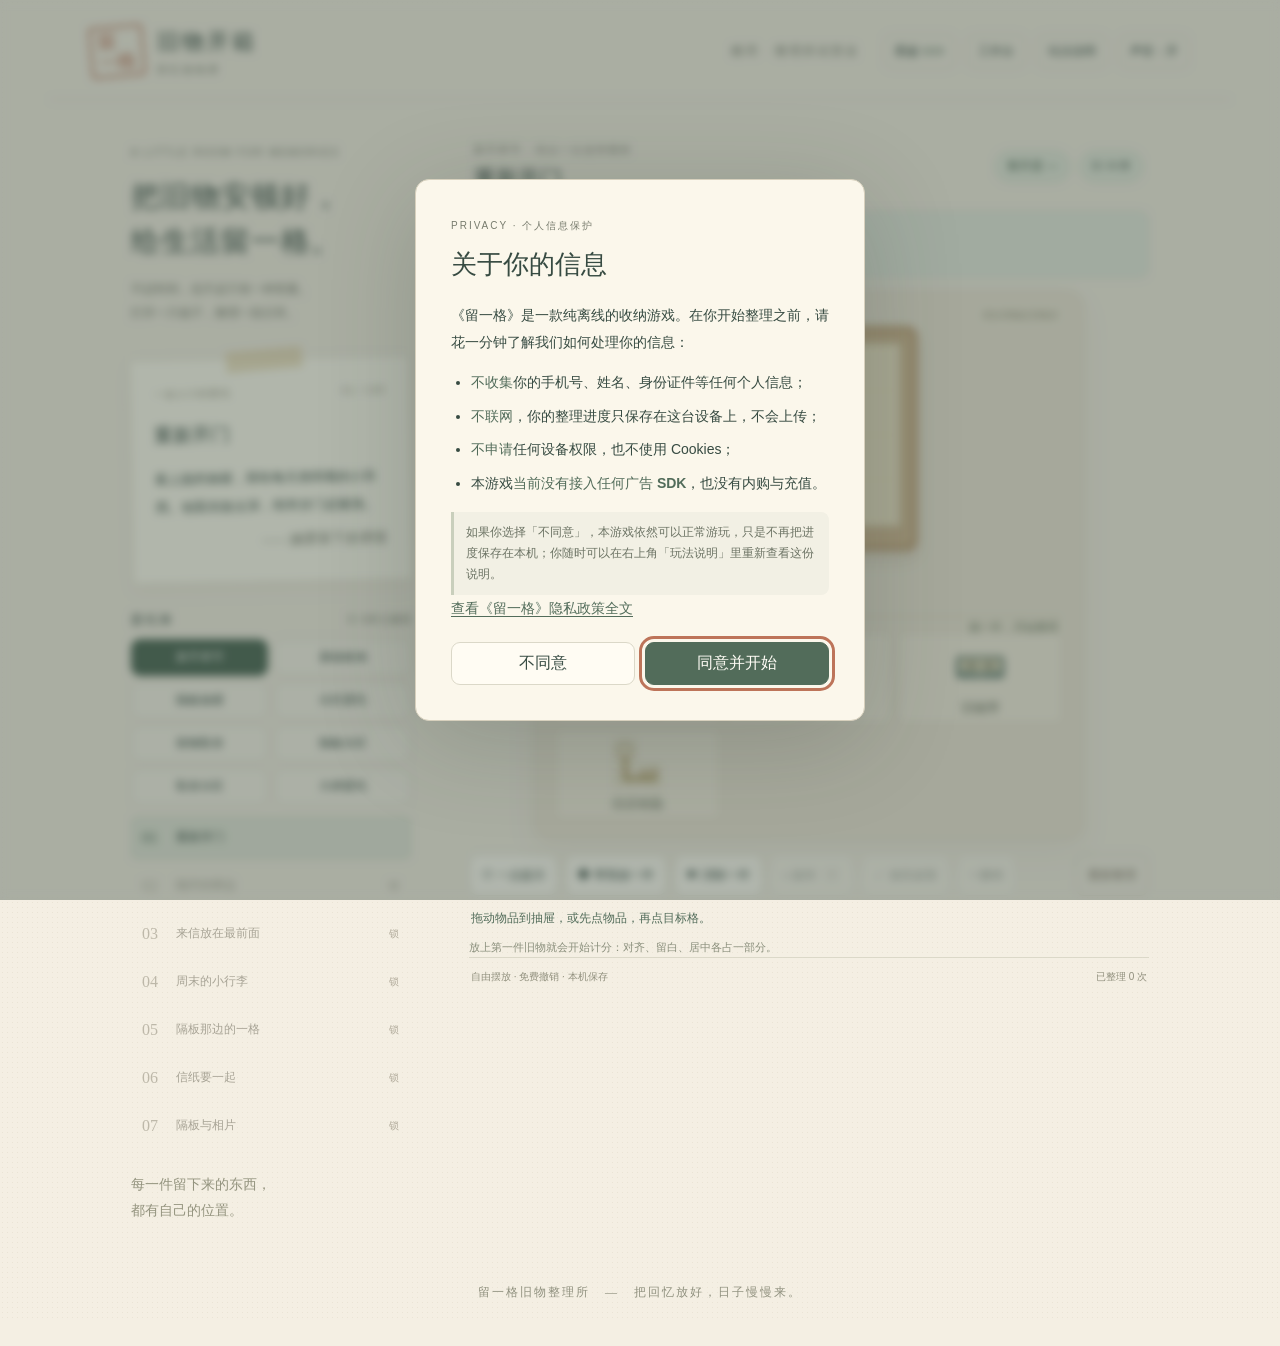
<file: index.html>
<!doctype html>
<html lang="zh-CN">
<head>
  <meta charset="utf-8">
  <meta name="viewport" content="width=device-width,initial-scale=1,viewport-fit=cover">
  <meta name="theme-color" content="#f3eddf">
  <meta name="description" content="留一格：回忆收纳师 · 旧物开箱。把旧物安顿好，给生活留一点位置。">
  <title>留一格：回忆收纳师</title>
  <link rel="stylesheet" href="style.css">
  <script defer src="core.js"></script>
  <script defer src="art.js"></script>
  <script defer src="music.js"></script>
  <script defer src="ads.js"></script>
  <script defer src="game.js"></script>
</head>
<body>
  <header class="masthead">
    <a class="brand" href="./index.html" aria-label="留一格首页"><span class="seal">留<br>一格</span><span><strong>旧物开箱</strong><small>回 忆 收 纳 师</small></span></a>
    <div class="header-right"><span class="edition">栖湾 · 整理所试营业</span><button id="codex" class="quiet">图鉴 <span id="codex-count">0/24</span></button><button id="skins" class="quiet">工作台</button><button id="help" class="quiet">玩法说明</button><button id="sound" class="quiet" aria-pressed="true">声音：开</button></div>
  </header>
  <main class="layout">
    <aside class="journal">
      <div class="eyebrow">A LITTLE ROOM FOR MEMORIES</div>
      <h1>把旧物安顿好，<br>给生活留一格。</h1>
      <p class="intro">不赶时间，也不必只有一种答案。<br>打开一只箱子，整理一段日常。</p>
      <section class="letter" aria-labelledby="letter-title">
        <span class="tape"></span><div class="letter-top"><span>一份小小的委托</span><span id="letter-no">01 / 100</span></div>
        <h2 id="letter-title"></h2><p id="letter-body"></p><p class="signature" id="letter-from"></p>
      </section>
      <section class="chapter"><div class="section-label"><h2>委托簿</h2><span id="completed-count">0 / 100 已整理</span></div><div id="mode-tabs" class="mode-tabs" aria-label="委托类型"></div><div id="levels" class="level-list"></div></section>
      <p class="journal-note">每一件留下来的东西，<br>都有自己的位置。</p>
    </aside>
    <section class="play-area" aria-label="收纳工作台">
      <div class="game-heading"><div><span class="eyebrow" id="chapter-name">新手章节 · 先认一认这些规矩</span><h2 id="game-title"></h2></div><span class="score-pill" id="score" aria-live="polite">整齐度 —</span><span class="progress-pill" id="progress" aria-live="polite">0 / 4 件</span></div>
      <div class="rule-card"><strong id="rule-title">基础收纳</strong><p id="rule-copy"></p><p id="zone-key"></p></div>
      <div class="canvas-wrap"><canvas id="game" width="640" height="640" tabindex="0" aria-label="收纳棋盘。点击或拖动物品；连着点两下已放好的旧物可以就地翻转。R旋转，方向键移动预览，Enter放下，Escape取消。也可使用下方按钮。">请使用支持 Canvas 的浏览器。</canvas></div>
      <p id="toast" class="toast" role="status" aria-live="polite" hidden></p>
      <div class="tools" aria-label="整理工具">
        <!-- 分两排：上面三个是看广告换来、每关有限额的「救援」，要点得准、看得清；
             下面四个是随时免费用到的基础操作。宽屏下两排会摊平成原来的单排。 -->
        <div class="tools-row tools-rescue" role="group" aria-label="需要看完广告的帮忙">
          <button id="hint">✧ <span>一点提示</span></button>
          <button id="auto">✚ <span>帮我放一件</span></button>
          <button id="clear">✂ <span>消除一件</span></button>
        </div>
        <div class="tools-row tools-basic" role="group" aria-label="基础整理操作">
          <button id="rotate">↻ <span>旋转</span><kbd>R</kbd></button>
          <button id="return">↙ <span>放回桌面</span></button>
          <button id="undo">↶ <span>撤销</span></button>
          <button id="reset" class="reset">重新整理</button>
        </div>
      </div>
      <!-- 手机上选中的旧物要能就地翻个方向：工具栏在画布下方、一屏之外，手指从棋盘挪过去
           再挪回来太折腾，所以在拇指区常驻一个翻转键。它和「旋转」按钮走同一个 rotate()。
           只在手机断点、且选中了可翻转的旧物时才出现（宽屏由 style.css 藏掉）。 -->
      <button id="rotate-fab" type="button" hidden aria-label="翻转选中的旧物" title="翻转选中的旧物">↻</button>
      <p id="status" class="status" role="status" aria-live="polite">从桌面挑一件旧物，放进抽屉吧。</p>
      <p id="score-line" class="score-line"></p>
      <div class="bottom-line"><span>自由摆放 · 免费撤销 · 本机保存</span><span id="move-count">已整理 0 次</span></div>
    </section>
  </main>
  <footer>留一格旧物整理所 <span>—</span> 把回忆放好，日子慢慢来。</footer>
  <dialog id="help-dialog"><button class="close" data-close="help-dialog" aria-label="关闭说明">×</button><span class="eyebrow">慢慢来，就放得下</span><h2>每份委托，都有一点不同</h2><ol><li>按住拖动，松手即放下；也可以先点物品，再点目标空格。R 或「旋转」转动90度。手机上连着点两下已放好的旧物，或按右下角的 ↻，它就就地转向；原地转不开时会自己挪到最近、最不挡路的位置，撤销随时能退回去。</li><li>绿色预览可以放下，红色表示违反本关规则。右键取回已放物品；手机用「放回桌面」，撤销可恢复。</li><li>基础收纳：全部放入即可，不必填满。这一章可以留空——越往后越紧，从「留物取舍」起，每份委托都要求把抽屉填到只剩一格以内。</li><li>隔板抽屉：木色斜纹格不能放物品。</li><li>分区委托：带①／②标记的物品，须完整放进同名区域；其他物品自由放。</li><li>留物取舍：只需放够指定件数，但标记「必留」的物品不能漏。其余旧物留在桌面，不会丢失。</li><li>隔板分区：既有固定隔板，也有指定区域，两样都要顾到。</li><li>取舍分区：先挑要留的物品，留下的还要各归各的标记区。</li><li>大师委托：隔板、区域、取舍同时出现，是本店最费心思的一类。</li><li>委托人事先放好的旧物，会带一圈虚线和一枚小图钉。它们不能移动、不能旋转、也收不回桌面，但算进本单的件数里。</li><li>写着「不能转着放」的旧物只有一个方向：转过来就塞不进去，长条和带脚的尤其如此。</li><li>写着「恰好放满」的委托，一格都不能空；写着「最多空一格」的，只允许剩下最后一格。越靠后的委托，箱子里翻出来的旧物越多，最多一份要安顿十八件。</li><li>最前面的七关是「新手章节」：七种规矩各留一关，先认全，再往正式委托走。</li><li>整齐度：每份委托都会给这次摆放打分——四边对不对齐、空位有没有连成块、有没有都挤在一侧。分数只作参考，不改判定；摆法不同分数就不同，可以反复摆。</li><li>回忆图鉴：有些旧物挨在一起会说话。把两件相关的旧物摆成相邻、并排、上下或各靠一边，就会各解锁一段，一共 24 段。右上角「图鉴」可随时查看。</li><li>「一点提示」每份委托自带一次，之后看一段激励视频再给；它会指出下一件该放哪里、什么方向；如果眼下这一步是你摆错了，它会直接点名是哪一件挡了路。「消除一件」可以把一件不必须、也没被委托人固定的旧物从这份委托里拿掉——它最占地方的时候，往往就是卡住你的那一件。每份委托最多消掉两件。「帮我放一件」是看广告后由店里替你放好一件，每份委托一次，撤销随时能拿回来。</li><li>消掉一件之后，这一关就不必再安顿它，空格的要求也会跟着放宽同样的格数，所以不会因为消错而变成死局。必留的和委托人放好的都不能消。</li><li>从「留物取舍」这一章往后，抽屉不再靠「多塞一件」加难度，而是每一份都要算准：件数总和与抽屉格子对得上，摆完只剩 0~1 格。后面的委托会在隔板、分区、取舍之上，再叠这一层要求。</li></ol><p>委托簿按章节分组：先进新手章节认全规矩，再进各自的正式委托。100 份委托都可以直接选，也可以随时换章节。委托簿的序号是<strong>本章内部的顺序</strong>（本章 13 关就编 01–13），全书的进度看顶栏和信头。越靠后的委托物品越多、形状越别扭，可以随时回前面重摆。「一点提示」遵守当前规则，也保留你已放好的物品。撤销永远免费，没有倒计时；只有「超出每关一次之外的提示」「消除」和「帮我放一件」需要看完一段广告（网页版没有广告位时会直接给你，不影响试玩）。右上角「工作台」可以换台子的样式，一共六款：大多靠整理进度和回忆图鉴慢慢攒出来，其中几款不想等的话看一段广告也能直接拿（默认那款一直免费，最长夜那一款只能靠攒图鉴）。换台子只改样子，不影响摆放判定，也不改整齐度。背景音乐是浏览器现场合成的，没有音频文件，也不会自动在后台响；右上角「声音」随时可以关掉，选择会记住。</p><p class="privacy-entry">《留一格》不收集你的任何个人信息，不联网，也不申请任何设备权限。<a id="privacy-open" href="#">查看隐私政策说明</a>，或阅读<a id="privacy-full" href="./docs/privacy.html" target="_blank" rel="noopener">隐私政策全文</a>。</p><button class="primary" data-close="help-dialog">开始整理</button></dialog>
  <dialog id="complete-dialog"><button class="close" data-close="complete-dialog" aria-label="继续欣赏作品">×</button><span class="eyebrow">委托已完成 · THANK YOU</span><h2 id="complete-title">每一件，都安顿好了。</h2><div class="postmark">已整理<br><small>留一格</small></div><p id="reply"></p><p id="result-score" class="result-score"></p><div id="result-stats" class="result-stats"></div><p class="reward" id="reward"></p><figure id="artwork-preview" hidden><img id="artwork-img" alt="本次委托的收纳作品图"><figcaption>长按图片保存，或 <a id="artwork-download">下载 PNG</a></figcaption></figure><div class="dialog-actions"><button id="save-picture">生成作品图</button><button id="next" class="primary">下一份委托 →</button></div></dialog>
  <dialog id="codex-dialog"><button class="close" data-close="codex-dialog" aria-label="关闭图鉴">×</button><span class="eyebrow">有 些 旧 物 会 说 话</span><h2>回忆图鉴</h2><p id="codex-summary"></p><div id="codex-grid" class="codex-grid"></div><p class="codex-tip">相邻、并排、上下摞着、各靠一边——四种说法，都会解锁。同一段只记一次。</p><button class="primary" data-close="codex-dialog">继续整理</button></dialog>
  <!-- 工作台皮肤。
       这里是全店唯一「纯好看」的奖励，正好用来挂激励视频：
       皮肤只换台子的配色，不碰摆放判定、不碰整齐度、不碰难度——
       所以看广告换到的**不会让人变强**，免费玩家的体验一点没被削。
       锁着的款式会把「还差多少」写清楚，想自己打出来和想看广告换，两条路都留着。 -->
  <dialog id="skins-dialog"><button class="close" data-close="skins-dialog" aria-label="关闭工作台">×</button><span class="eyebrow">台 子 也 讲 究</span><h2>收纳工作台</h2><p id="skins-summary"></p><div id="skins-grid" class="skin-grid"></div><p class="skin-tip">台子的样式只影响好不好看，不影响摆放判定，也不算进整齐度。默认那款一直免费。</p><button class="primary" data-close="skins-dialog">继续整理</button></dialog>
  <dialog id="reset-dialog"><h2>重新整理这份委托？</h2><p>物品会回到桌面，已完成的收藏不会丢失。</p><div class="dialog-actions"><button data-close="reset-dialog">继续当前整理</button><button id="confirm-reset" class="primary">重新整理</button></div></dialog>
  <!-- 首次启动的隐私政策弹窗。
       按 TapTap 审核要求做：必须有明确的「同意」和「拒绝」两个按钮（不能用「好的，我知道了」），
       不得默认勾选，拒绝按钮要真的可用、不能点了没有出口。
       政策全文的地址写在下面的链接里；游戏内这份摘要必须与政策正文意思一致。 -->
  <dialog id="privacy-dialog">
    <span class="eyebrow">PRIVACY · 个人信息保护</span>
    <h2>关于你的信息</h2>
    <p>《留一格》是一款纯离线的收纳游戏。在你开始整理之前，请花一分钟了解我们如何处理你的信息：</p>
    <ul class="privacy-points">
      <li><strong>不收集</strong>你的手机号、姓名、身份证件等任何个人信息；</li>
      <li><strong>不联网</strong>，你的整理进度只保存在这台设备上，不会上传；</li>
      <li><strong>不申请</strong>任何设备权限，也不使用 Cookies；</li>
      <li>本游戏<strong>当前没有接入任何广告 SDK</strong>，也没有内购与充值。</li>
    </ul>
    <p class="privacy-note">如果你选择「不同意」，本游戏依然可以正常游玩，只是不再把进度保存在本机；你随时可以在右上角「玩法说明」里重新查看这份说明。</p>
    <p><a id="privacy-link" href="./docs/privacy.html" target="_blank" rel="noopener">查看《留一格》隐私政策全文</a></p>
    <div class="dialog-actions">
      <button id="privacy-decline">不同意</button>
      <button id="privacy-accept" class="primary">同意并开始</button>
    </div>
  </dialog>
</body>
</html>
</file>
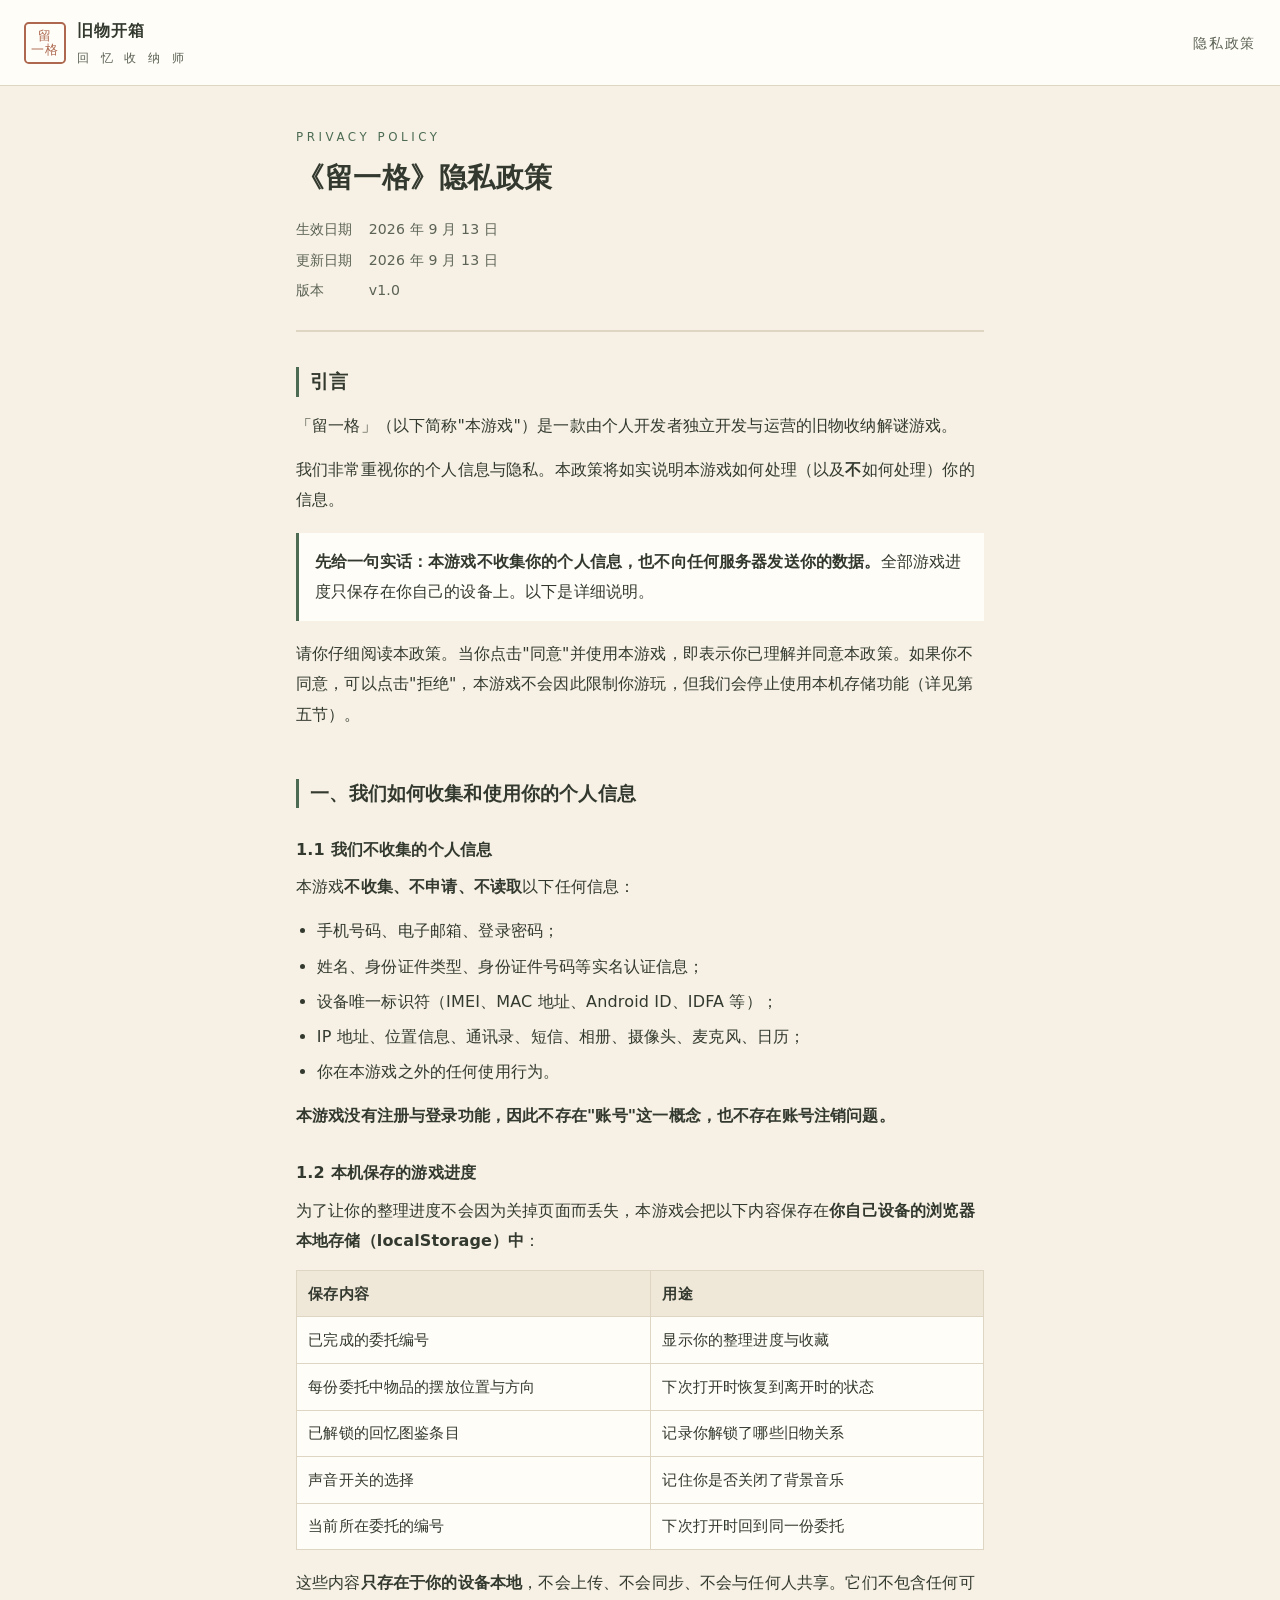
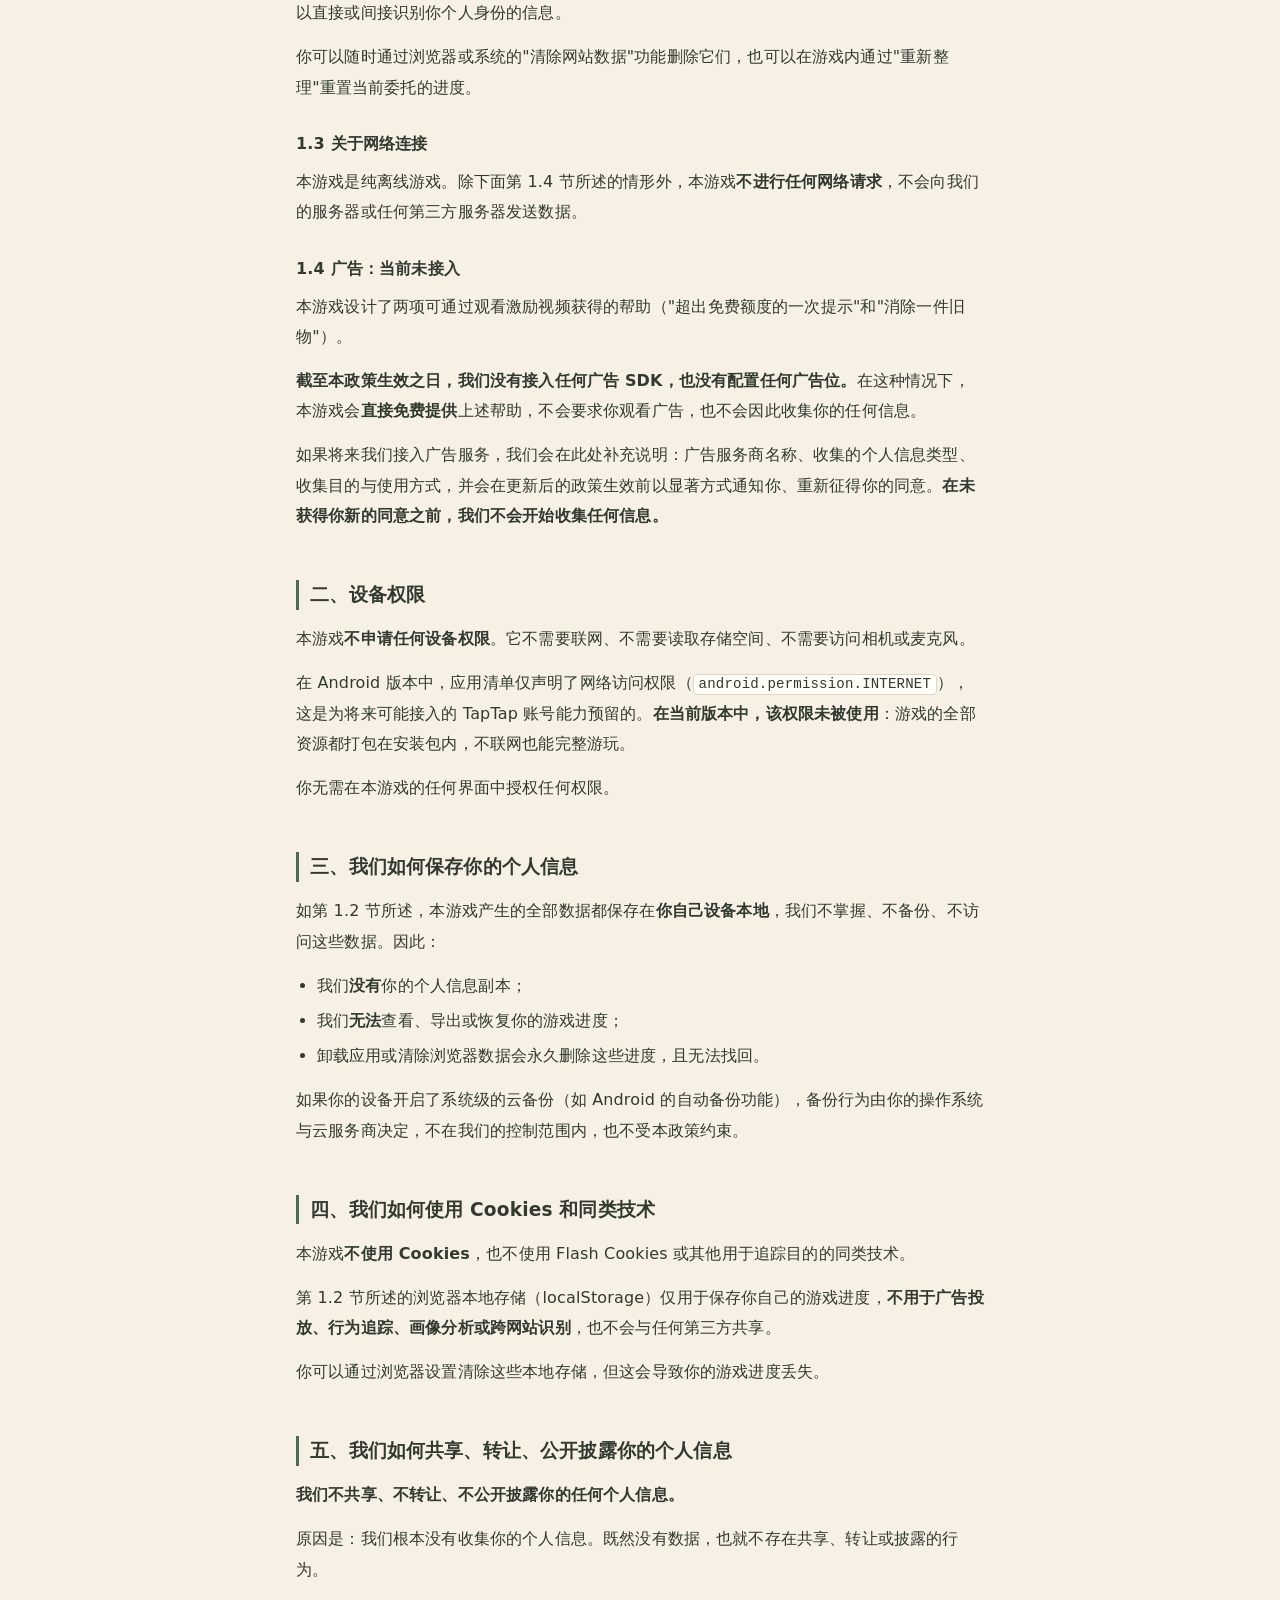
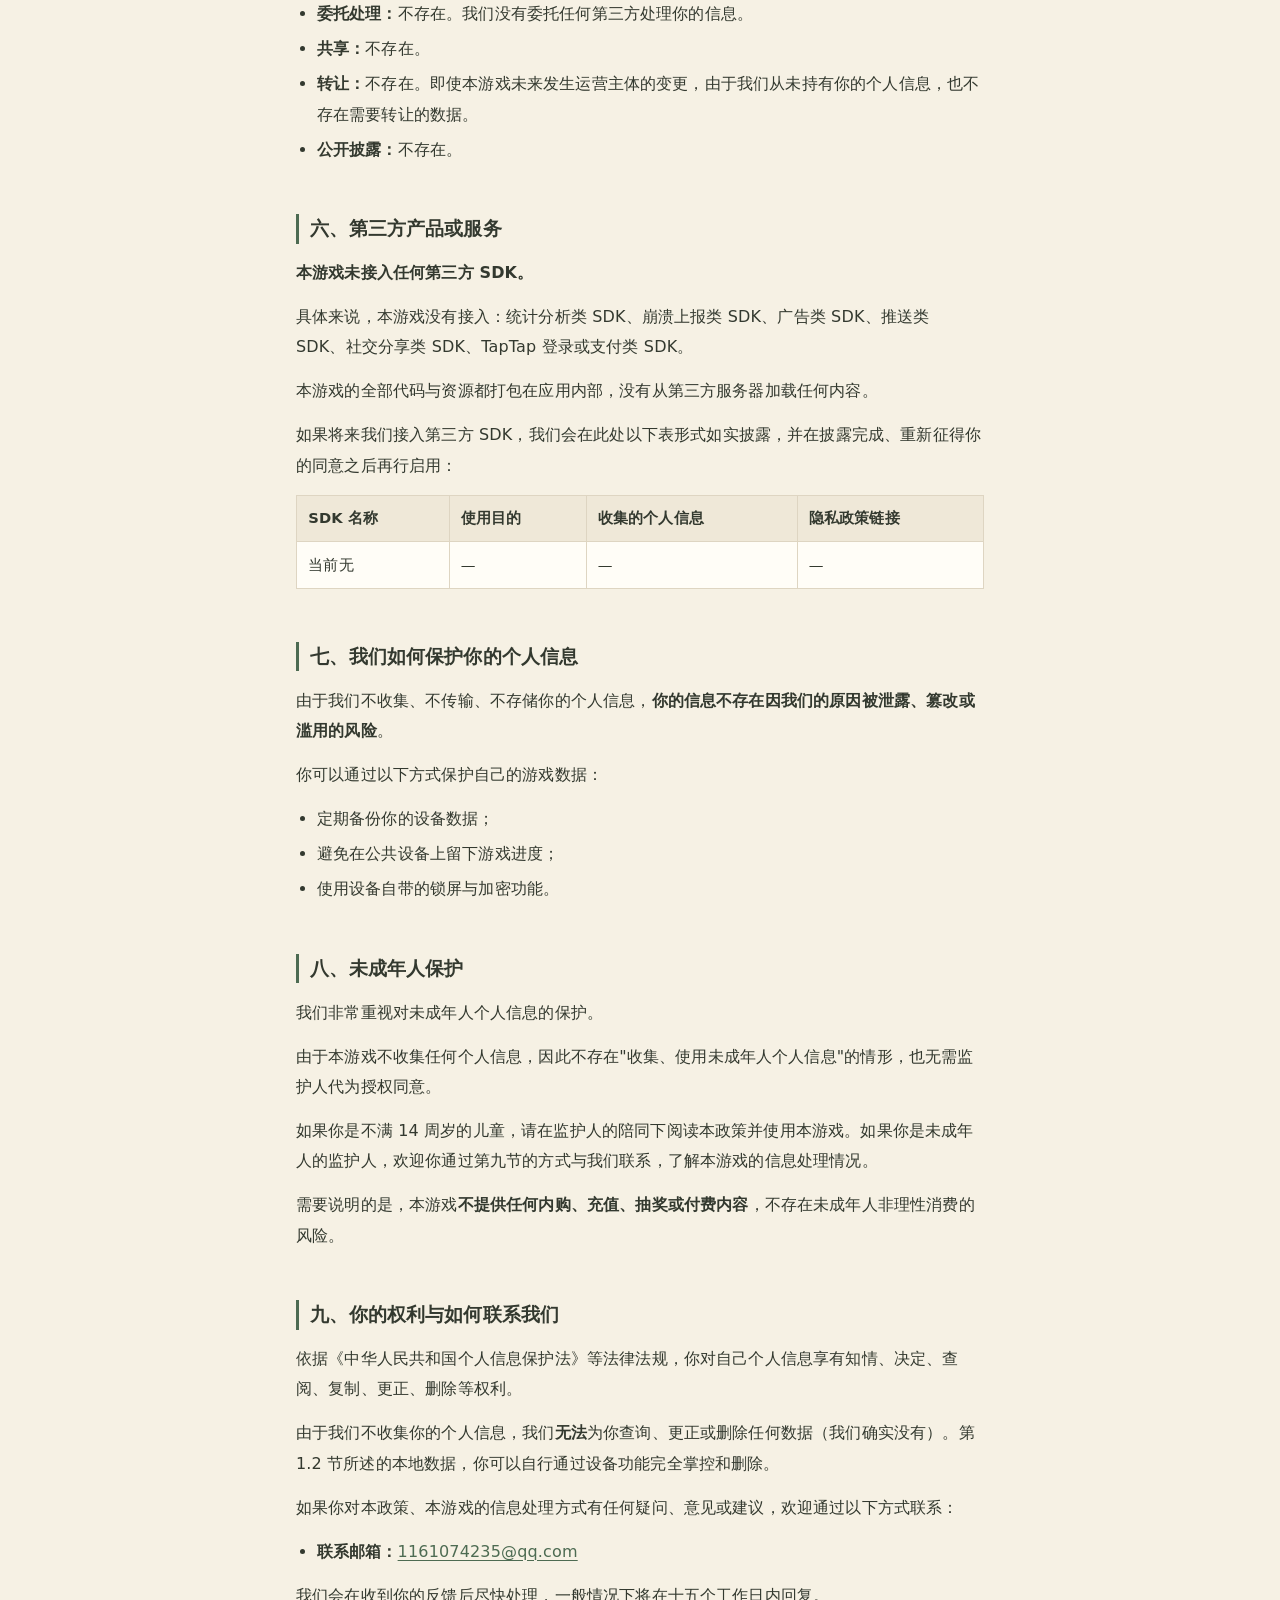
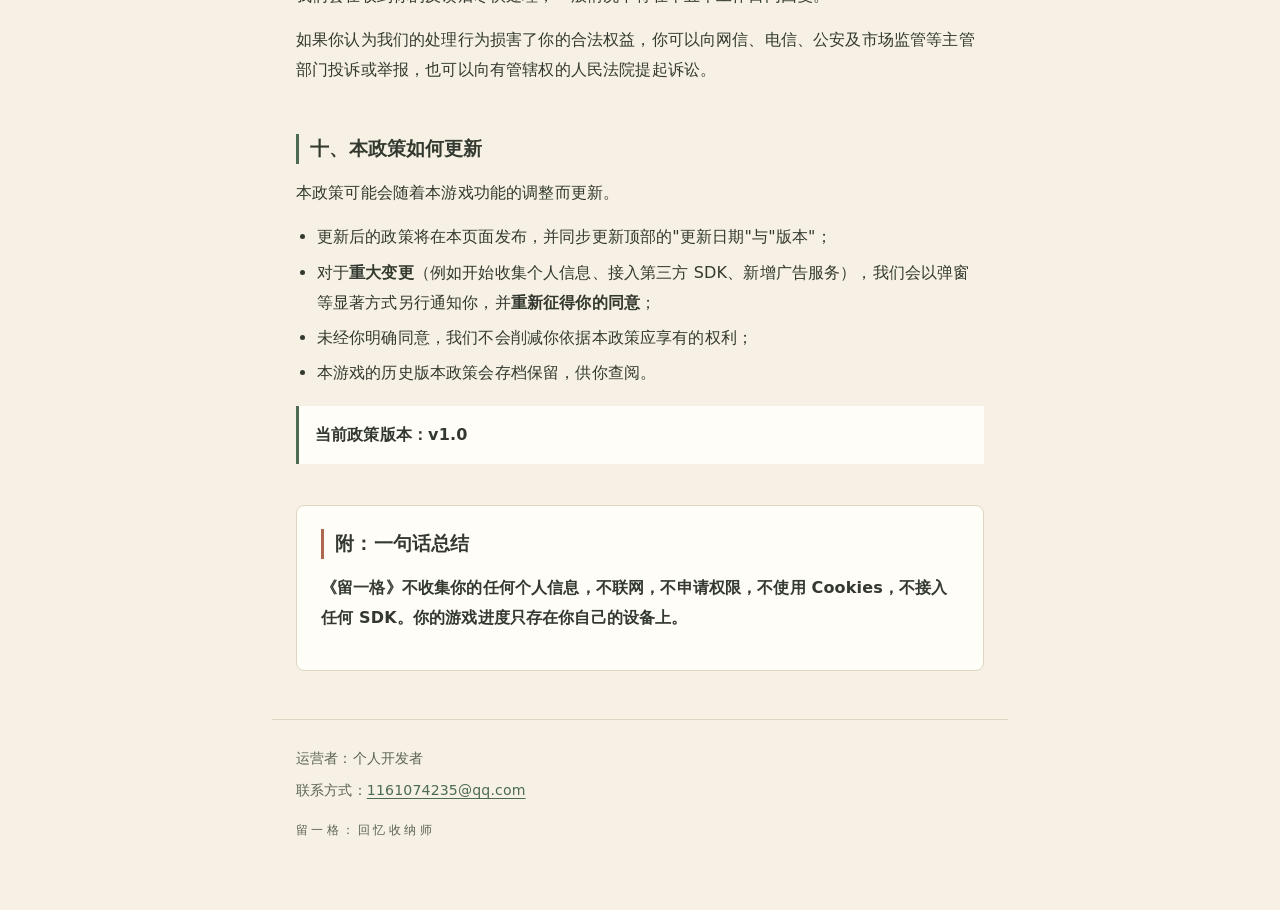
<file: docs/privacy.html>
<!doctype html>
<html lang="zh-CN">
<head>
<meta charset="utf-8">
<meta name="viewport" content="width=device-width,initial-scale=1,viewport-fit=cover">
<meta name="theme-color" content="#f3eddf">
<meta name="description" content="《留一格》隐私政策 —— 本游戏不收集你的任何个人信息，不联网，不申请权限，不使用 Cookies，不接入任何 SDK。">
<title>隐私政策 · 留一格</title>
<link rel="stylesheet" href="privacy.css">
</head>
<body>

<header class="masthead">
  <a class="brand" href="../" aria-label="留一格首页">
    <span class="seal">留<br>一格</span>
    <span><strong>旧物开箱</strong><small>回 忆 收 纳 师</small></span>
  </a>
  <span class="edition">隐私政策</span>
</header>

<main>

  <div class="title-block">
    <span class="eyebrow">PRIVACY POLICY</span>
    <h1>《留一格》隐私政策</h1>
    <dl class="meta">
      <dt>生效日期</dt><dd>2026 年 9 月 13 日</dd>
      <dt>更新日期</dt><dd>2026 年 9 月 13 日</dd>
      <dt>版本</dt><dd>v1.0</dd>
    </dl>
  </div>

  <section>
    <h2>引言</h2>
    <p>「留一格」（以下简称"本游戏"）是一款由个人开发者独立开发与运营的旧物收纳解谜游戏。</p>
    <p>我们非常重视你的个人信息与隐私。本政策将如实说明本游戏如何处理（以及<strong>不</strong>如何处理）你的信息。</p>
    <p class="callout"><strong>先给一句实话：本游戏不收集你的个人信息，也不向任何服务器发送你的数据。</strong>全部游戏进度只保存在你自己的设备上。以下是详细说明。</p>
    <p>请你仔细阅读本政策。当你点击"同意"并使用本游戏，即表示你已理解并同意本政策。如果你不同意，可以点击"拒绝"，本游戏不会因此限制你游玩，但我们会停止使用本机存储功能（详见第五节）。</p>
  </section>

  <section>
    <h2>一、我们如何收集和使用你的个人信息</h2>

    <h3>1.1 我们不收集的个人信息</h3>
    <p>本游戏<strong>不收集、不申请、不读取</strong>以下任何信息：</p>
    <ul>
      <li>手机号码、电子邮箱、登录密码；</li>
      <li>姓名、身份证件类型、身份证件号码等实名认证信息；</li>
      <li>设备唯一标识符（IMEI、MAC 地址、Android ID、IDFA 等）；</li>
      <li>IP 地址、位置信息、通讯录、短信、相册、摄像头、麦克风、日历；</li>
      <li>你在本游戏之外的任何使用行为。</li>
    </ul>
    <p><strong>本游戏没有注册与登录功能，因此不存在"账号"这一概念，也不存在账号注销问题。</strong></p>

    <h3>1.2 本机保存的游戏进度</h3>
    <p>为了让你的整理进度不会因为关掉页面而丢失，本游戏会把以下内容保存在<strong>你自己设备的浏览器本地存储（localStorage）中</strong>：</p>
    <table>
      <thead><tr><th>保存内容</th><th>用途</th></tr></thead>
      <tbody>
        <tr><td>已完成的委托编号</td><td>显示你的整理进度与收藏</td></tr>
        <tr><td>每份委托中物品的摆放位置与方向</td><td>下次打开时恢复到离开时的状态</td></tr>
        <tr><td>已解锁的回忆图鉴条目</td><td>记录你解锁了哪些旧物关系</td></tr>
        <tr><td>声音开关的选择</td><td>记住你是否关闭了背景音乐</td></tr>
        <tr><td>当前所在委托的编号</td><td>下次打开时回到同一份委托</td></tr>
      </tbody>
    </table>
    <p>这些内容<strong>只存在于你的设备本地</strong>，不会上传、不会同步、不会与任何人共享。它们不包含任何可以直接或间接识别你个人身份的信息。</p>
    <p>你可以随时通过浏览器或系统的"清除网站数据"功能删除它们，也可以在游戏内通过"重新整理"重置当前委托的进度。</p>

    <h3>1.3 关于网络连接</h3>
    <p>本游戏是纯离线游戏。除下面第 1.4 节所述的情形外，本游戏<strong>不进行任何网络请求</strong>，不会向我们的服务器或任何第三方服务器发送数据。</p>

    <h3>1.4 广告：当前未接入</h3>
    <p>本游戏设计了两项可通过观看激励视频获得的帮助（"超出免费额度的一次提示"和"消除一件旧物"）。</p>
    <p><strong>截至本政策生效之日，我们没有接入任何广告 SDK，也没有配置任何广告位。</strong>在这种情况下，本游戏会<strong>直接免费提供</strong>上述帮助，不会要求你观看广告，也不会因此收集你的任何信息。</p>
    <p>如果将来我们接入广告服务，我们会在此处补充说明：广告服务商名称、收集的个人信息类型、收集目的与使用方式，并会在更新后的政策生效前以显著方式通知你、重新征得你的同意。<strong>在未获得你新的同意之前，我们不会开始收集任何信息。</strong></p>
  </section>

  <section>
    <h2>二、设备权限</h2>
    <p>本游戏<strong>不申请任何设备权限</strong>。它不需要联网、不需要读取存储空间、不需要访问相机或麦克风。</p>
    <p>在 Android 版本中，应用清单仅声明了网络访问权限（<code>android.permission.INTERNET</code>），这是为将来可能接入的 TapTap 账号能力预留的。<strong>在当前版本中，该权限未被使用</strong>：游戏的全部资源都打包在安装包内，不联网也能完整游玩。</p>
    <p>你无需在本游戏的任何界面中授权任何权限。</p>
  </section>

  <section>
    <h2>三、我们如何保存你的个人信息</h2>
    <p>如第 1.2 节所述，本游戏产生的全部数据都保存在<strong>你自己设备本地</strong>，我们不掌握、不备份、不访问这些数据。因此：</p>
    <ul>
      <li>我们<strong>没有</strong>你的个人信息副本；</li>
      <li>我们<strong>无法</strong>查看、导出或恢复你的游戏进度；</li>
      <li>卸载应用或清除浏览器数据会永久删除这些进度，且无法找回。</li>
    </ul>
    <p>如果你的设备开启了系统级的云备份（如 Android 的自动备份功能），备份行为由你的操作系统与云服务商决定，不在我们的控制范围内，也不受本政策约束。</p>
  </section>

  <section>
    <h2>四、我们如何使用 Cookies 和同类技术</h2>
    <p>本游戏<strong>不使用 Cookies</strong>，也不使用 Flash Cookies 或其他用于追踪目的的同类技术。</p>
    <p>第 1.2 节所述的浏览器本地存储（localStorage）仅用于保存你自己的游戏进度，<strong>不用于广告投放、行为追踪、画像分析或跨网站识别</strong>，也不会与任何第三方共享。</p>
    <p>你可以通过浏览器设置清除这些本地存储，但这会导致你的游戏进度丢失。</p>
  </section>

  <section>
    <h2>五、我们如何共享、转让、公开披露你的个人信息</h2>
    <p><strong>我们不共享、不转让、不公开披露你的任何个人信息。</strong></p>
    <p>原因是：我们根本没有收集你的个人信息。既然没有数据，也就不存在共享、转让或披露的行为。</p>
    <ul>
      <li><strong>委托处理：</strong>不存在。我们没有委托任何第三方处理你的信息。</li>
      <li><strong>共享：</strong>不存在。</li>
      <li><strong>转让：</strong>不存在。即使本游戏未来发生运营主体的变更，由于我们从未持有你的个人信息，也不存在需要转让的数据。</li>
      <li><strong>公开披露：</strong>不存在。</li>
    </ul>
  </section>

  <section>
    <h2>六、第三方产品或服务</h2>
    <p><strong>本游戏未接入任何第三方 SDK。</strong></p>
    <p>具体来说，本游戏没有接入：统计分析类 SDK、崩溃上报类 SDK、广告类 SDK、推送类 SDK、社交分享类 SDK、TapTap 登录或支付类 SDK。</p>
    <p>本游戏的全部代码与资源都打包在应用内部，没有从第三方服务器加载任何内容。</p>
    <p>如果将来我们接入第三方 SDK，我们会在此处以下表形式如实披露，并在披露完成、重新征得你的同意之后再行启用：</p>
    <table>
      <thead><tr><th>SDK 名称</th><th>使用目的</th><th>收集的个人信息</th><th>隐私政策链接</th></tr></thead>
      <tbody><tr><td>当前无</td><td>—</td><td>—</td><td>—</td></tr></tbody>
    </table>
  </section>

  <section>
    <h2>七、我们如何保护你的个人信息</h2>
    <p>由于我们不收集、不传输、不存储你的个人信息，<strong>你的信息不存在因我们的原因被泄露、篡改或滥用的风险</strong>。</p>
    <p>你可以通过以下方式保护自己的游戏数据：</p>
    <ul>
      <li>定期备份你的设备数据；</li>
      <li>避免在公共设备上留下游戏进度；</li>
      <li>使用设备自带的锁屏与加密功能。</li>
    </ul>
  </section>

  <section>
    <h2>八、未成年人保护</h2>
    <p>我们非常重视对未成年人个人信息的保护。</p>
    <p>由于本游戏不收集任何个人信息，因此不存在"收集、使用未成年人个人信息"的情形，也无需监护人代为授权同意。</p>
    <p>如果你是不满 14 周岁的儿童，请在监护人的陪同下阅读本政策并使用本游戏。如果你是未成年人的监护人，欢迎你通过第九节的方式与我们联系，了解本游戏的信息处理情况。</p>
    <p>需要说明的是，本游戏<strong>不提供任何内购、充值、抽奖或付费内容</strong>，不存在未成年人非理性消费的风险。</p>
  </section>

  <section>
    <h2>九、你的权利与如何联系我们</h2>
    <p>依据《中华人民共和国个人信息保护法》等法律法规，你对自己个人信息享有知情、决定、查阅、复制、更正、删除等权利。</p>
    <p>由于我们不收集你的个人信息，我们<strong>无法</strong>为你查询、更正或删除任何数据（我们确实没有）。第 1.2 节所述的本地数据，你可以自行通过设备功能完全掌控和删除。</p>
    <p>如果你对本政策、本游戏的信息处理方式有任何疑问、意见或建议，欢迎通过以下方式联系：</p>
    <ul class="contact">
      <li><strong>联系邮箱：</strong><a href="mailto:1161074235@qq.com">1161074235@qq.com</a></li>
    </ul>
    <p>我们会在收到你的反馈后尽快处理，一般情况下将在十五个工作日内回复。</p>
    <p>如果你认为我们的处理行为损害了你的合法权益，你可以向网信、电信、公安及市场监管等主管部门投诉或举报，也可以向有管辖权的人民法院提起诉讼。</p>
  </section>

  <section>
    <h2>十、本政策如何更新</h2>
    <p>本政策可能会随着本游戏功能的调整而更新。</p>
    <ul>
      <li>更新后的政策将在本页面发布，并同步更新顶部的"更新日期"与"版本"；</li>
      <li>对于<strong>重大变更</strong>（例如开始收集个人信息、接入第三方 SDK、新增广告服务），我们会以弹窗等显著方式另行通知你，并<strong>重新征得你的同意</strong>；</li>
      <li>未经你明确同意，我们不会削减你依据本政策应享有的权利；</li>
      <li>本游戏的历史版本政策会存档保留，供你查阅。</li>
    </ul>
    <p class="callout"><strong>当前政策版本：v1.0</strong></p>
  </section>

  <section class="summary">
    <h2>附：一句话总结</h2>
    <p><strong>《留一格》不收集你的任何个人信息，不联网，不申请权限，不使用 Cookies，不接入任何 SDK。你的游戏进度只存在你自己的设备上。</strong></p>
  </section>

</main>

<footer>
  <p>运营者：个人开发者</p>
  <p>联系方式：<a href="mailto:1161074235@qq.com">1161074235@qq.com</a></p>
  <p class="fine">留一格：回忆收纳师</p>
</footer>

</body>
</html>
</file>
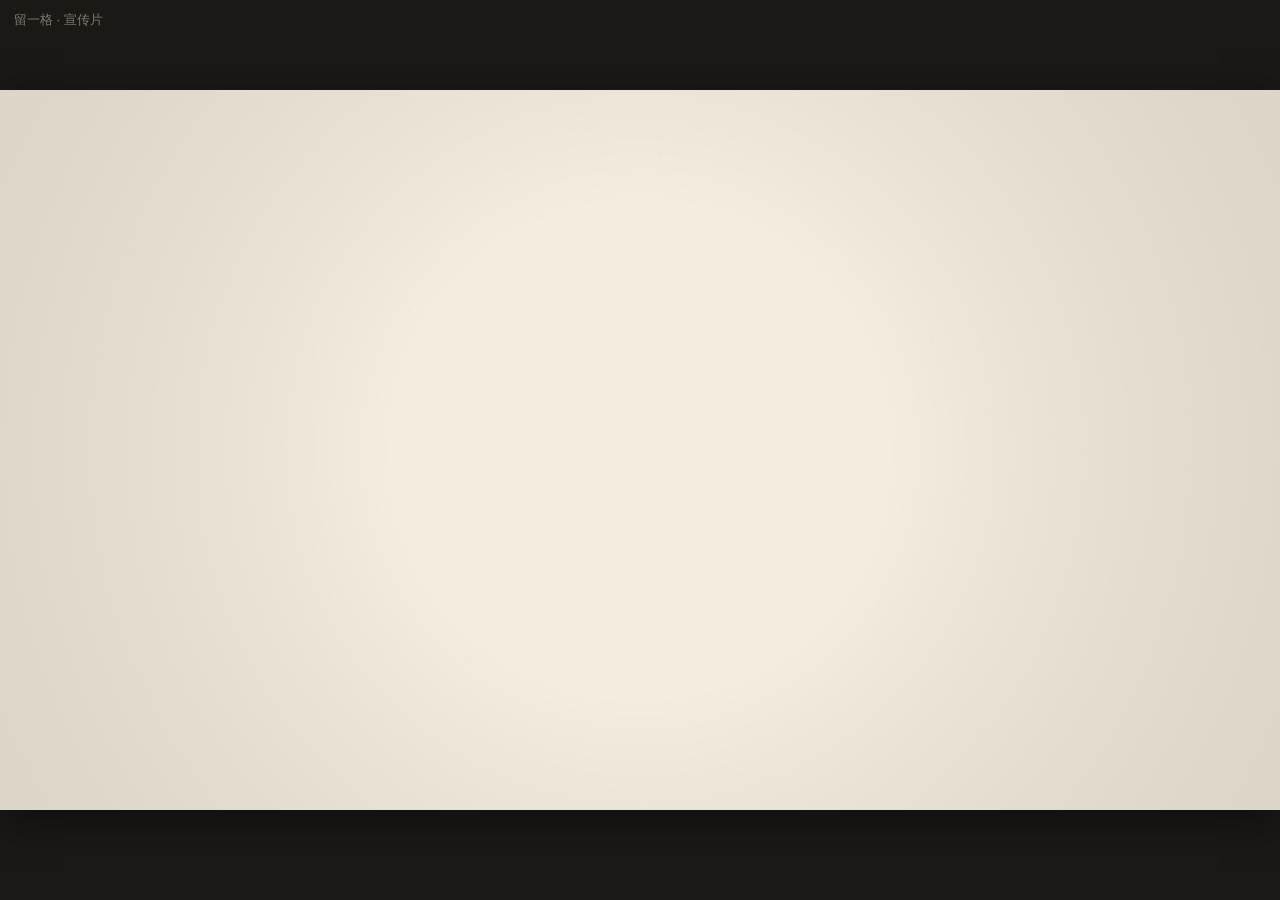
<file: promo/promo.html>
<!DOCTYPE html>
<html lang="zh-CN">
<head>
<meta charset="utf-8">
<title>留一格：回忆收纳师 · 宣传片</title>
<link rel="stylesheet" href="promo.css">
</head>
<body>
  <!-- 16:9 横屏，位图 1920×1080（captureStream 采的是位图尺寸，CSS 缩放不影响输出） -->
  <canvas id="stage" width="1920" height="1080"></canvas>
  <div id="hud">留一格 · 宣传片</div>
  <script defer src="../core.js"></script>
  <script defer src="../art.js"></script>
  <script defer src="promo.js"></script>
</body>
</html>
</file>
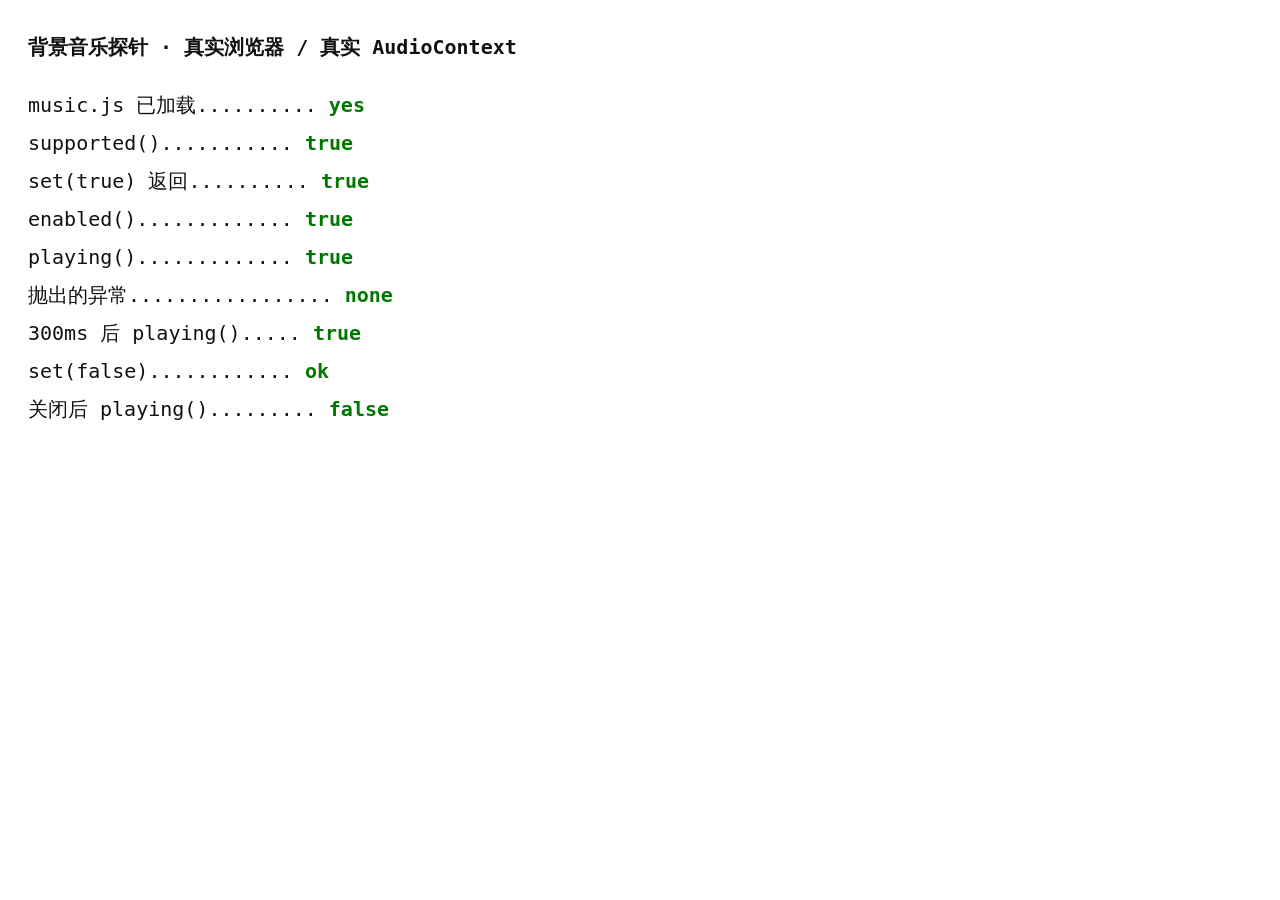
<file: tools/music-probe.html>
<!doctype html>
<html lang="zh-CN">
<head>
<meta charset="utf-8">
<title>背景音乐探针</title>
<style>
  body{margin:0;padding:28px;background:#fff;color:#111;font:20px/1.9 Consolas,monospace}
  h1{font-size:20px;margin:0 0 14px}
  .no{color:#b00;font-weight:bold}
  .yes{color:#070;font-weight:bold}
</style>
<script src="../music.js"></script>
</head>
<body>
<h1>背景音乐探针 · 真实浏览器 / 真实 AudioContext</h1>
<pre id="out">running…</pre>
<script>
// tools/music-check.cjs 用的是假 AudioContext，只能验「排了什么音符」。
// 这个探针验的是另一半：真实的 Web Audio 能不能把这条音频图建起来——
// ConvolverNode 的脉冲响应、DynamicsCompressor 的参数、以及那些指数斜坡在真实实现里会不会抛。
// 跑法见 tools/music-probe.md 或直接：chrome --headless=new --dump-dom <这个文件>
const out = document.getElementById('out');
const M = window.KeepsakeMusic;
const L = [];
const say = (k, v, ok) => L.push(`${k.padEnd(22, '.')} <span class="${ok === false ? 'no' : ok ? 'yes' : ''}">${v}</span>`);

say('music.js 已加载', M ? 'yes' : 'NO', !!M);
if (M) {
  say('supported()', String(M.supported()), M.supported());
  let err = '';
  let on = false;
  try { on = M.set(true); } catch (e) { err = e && e.message || String(e); }
  say('set(true) 返回', String(on), on);
  say('enabled()', String(M.enabled()), M.enabled());
  say('playing()', String(M.playing()), M.playing());
  say('抛出的异常', err || 'none', !err);

  setTimeout(() => {
    // 让前瞻调度器醒几次，把后面几小节的节点也真的建出来。
    say('300ms 后 playing()', String(M.playing()), M.playing());
    try { M.set(false); say('set(false)', 'ok', true); }
    catch (e) { say('set(false)', '抛出 ' + (e && e.message), false); }
    say('关闭后 playing()', String(M.playing()), M.playing() === false);
    out.innerHTML = L.join('\n');
    document.title = 'done';
  }, 300);
} else {
  out.innerHTML = L.join('\n');
  document.title = 'done';
}
</script>
</body>
</html>
</file>
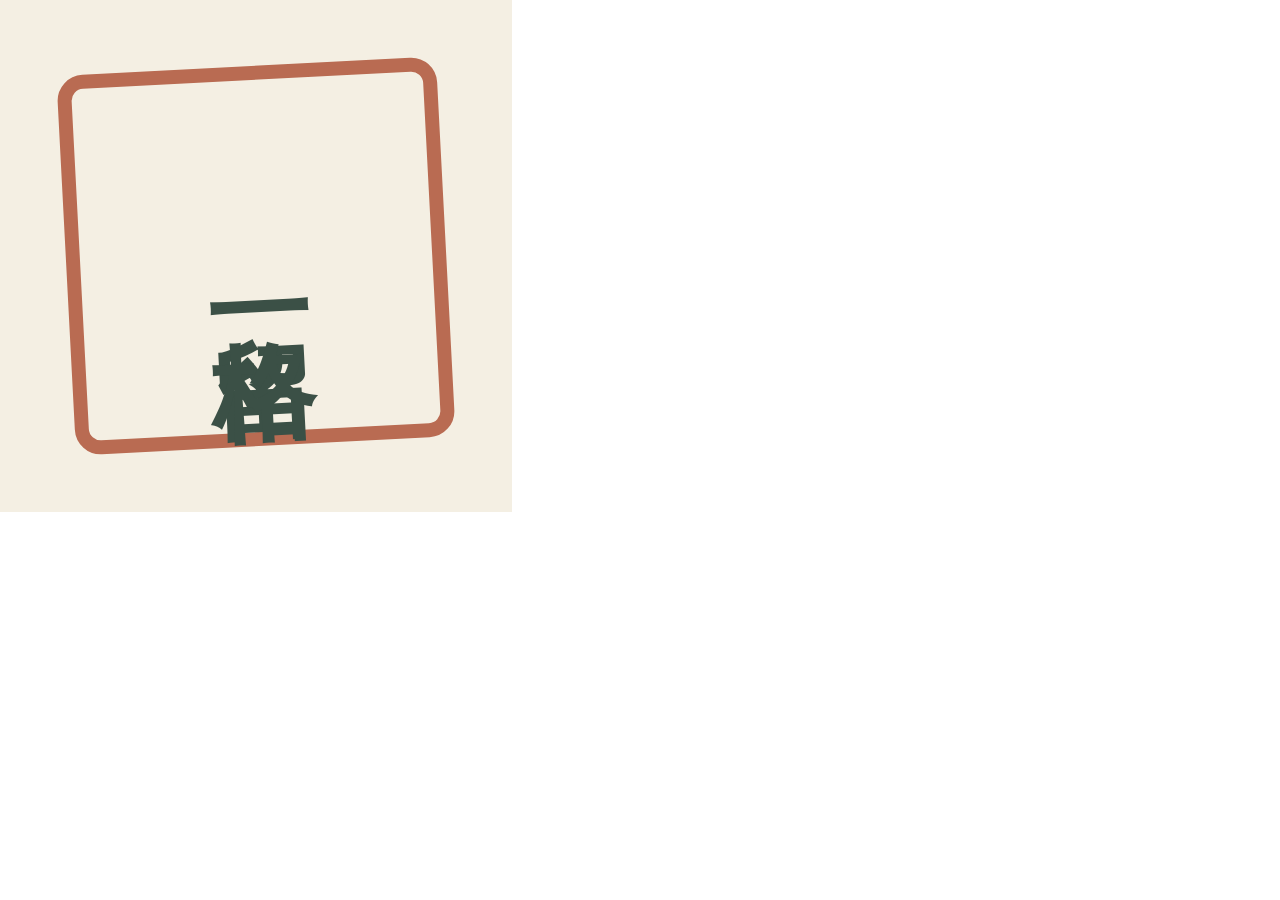
<file: android/assets-src/icon.html>
<!doctype html>
<html lang="zh-CN">
<head>
<meta charset="utf-8">
<title>liuyige icon</title>
<style>
  html,body{margin:0;width:512px;height:512px;overflow:hidden}
  /* 图标底：与游戏纸张同色。官方物料要求不能是纯白/纯黑/透明底 */
  .icon{
    width:512px;height:512px;
    background:#f4efe3;
    display:flex;align-items:center;justify-content:center;
  }
  /* 复刻游戏里的「印章」：朱红描边 + 竖排三字 */
  .seal{
    width:352px;height:352px;
    border:14px solid #b96b52;
    border-radius:26px;
    display:flex;align-items:center;justify-content:center;
    gap:2px;
    transform:rotate(-3deg);
  }
  /* 竖排三个字必须塞进 352px 高的框里，否则会自动折成两列 */
  .seal span{
    font-family:"Songti SC","SimSun",serif;
    font-weight:700;
    font-size:104px;
    line-height:1;
    color:#3b5046;
    writing-mode:vertical-rl;
    letter-spacing:2px;
  }
</style>
</head>
<body>
  <div class="icon"><div class="seal"><span>留一格</span></div></div>
</body>
</html>
</file>
<file: style.css>
@charset "UTF-8";
:root{--paper:#f4efe3;--ink:#374b42;--muted:#777b6d;--green:#526c5a;--rust:#bd7459;--line:#dbd8c8;--white:#fffdf6;font-family:"Microsoft YaHei","PingFang SC",sans-serif;color:var(--ink);background:var(--paper);font-synthesis:none}
*{box-sizing:border-box}body{margin:0;background-image:radial-gradient(#a7977220 .65px,transparent .65px);background-size:5px 5px}button,a{-webkit-tap-highlight-color:transparent}button{font:inherit;color:var(--ink);cursor:pointer;border:1px solid var(--line);background:#fffcf3;border-radius:9px;padding:10px 14px;transition:background .16s,transform .16s}button:hover:not(:disabled){background:#e9eddf;transform:translateY(-1px)}button:focus-visible,a:focus-visible,canvas:focus-visible{outline:3px solid #bd7459;outline-offset:3px}button:disabled{opacity:.42;cursor:default}button.primary{background:var(--green);color:#fffdf6;border-color:var(--green)}button.primary:hover{background:#3e5948}h1,h2,p{margin-top:0}.masthead{max-width:1180px;margin:auto;padding:26px 40px 22px;display:flex;justify-content:space-between;align-items:center;border-bottom:1px solid var(--line)}.brand{display:flex;gap:13px;align-items:center;text-decoration:none;color:inherit}.seal{border:2px solid var(--rust);color:var(--rust);padding:3px 6px;font-family:serif;font-weight:bold;line-height:1.08;font-size:19px;border-radius:4px;transform:rotate(-5deg)}.brand strong{font:600 22px "Songti SC",SimSun,serif;letter-spacing:3px}.brand small{display:block;font-size:10px;margin-top:6px;color:var(--muted)}.header-right{display:flex;gap:10px;align-items:center}.edition{font-size:12px;letter-spacing:2px;margin-right:14px;color:var(--muted)}.quiet{background:transparent;padding:8px 11px;font-size:12px}.layout{max-width:1180px;margin:30px auto 0;padding:0 40px;display:grid;grid-template-columns:280px minmax(0,680px);gap:58px;justify-content:center}.journal{padding-top:17px}.eyebrow{font-size:10px;letter-spacing:2px;color:var(--muted);font-weight:500}.journal h1{font:500 29px/1.55 "Songti SC",SimSun,serif;margin:16px 0 13px;letter-spacing:1px}.intro{font-size:12px;line-height:2;color:var(--muted)}.letter{position:relative;margin:33px 0 30px;padding:27px 23px 20px;background:#fffcf0;box-shadow:0 6px 18px #6556340a;transform:rotate(-1deg);border:1px solid #e7e0cd}.tape{position:absolute;top:-10px;left:96px;width:76px;height:21px;background:#d8bd8466;transform:rotate(-4deg)}.letter-top{display:flex;justify-content:space-between;color:#969481;font-size:10px;letter-spacing:1px;margin-bottom:20px}.letter h2{font:500 19px "Songti SC",SimSun,serif;line-height:1.5}.letter p{font-size:13px;line-height:2.1;margin-bottom:12px}.letter .signature{text-align:right;color:var(--muted);font:italic 14px serif}.section-label{display:flex;align-items:center;justify-content:space-between;margin-bottom:10px}.section-label h2{font-size:12px;font-weight:500;letter-spacing:2px;margin:0}.section-label span{font-size:10px;color:var(--muted)}.level-list{display:grid;gap:6px}.level-button{display:flex;align-items:center;text-align:left;background:transparent;border-color:transparent;border-radius:6px;padding:11px 10px;font-size:12px;gap:12px}.level-button .number{font-family:Georgia,serif;font-size:16px;color:#a69d87;min-width:22px}.level-button .tick{margin-left:auto;color:var(--green)}.level-button[aria-current="true"]{background:#e4e7d9;border-color:#cfd7c4}.level-button[aria-current="true"] .number{color:var(--green)}.level-button.locked{cursor:default;color:#a8a496}.level-button.locked .number{color:#bdb8a9}.level-button.locked .tick{margin-left:auto;color:#b0aa9a;font-size:10px;letter-spacing:1px}.journal-note{margin-top:25px;color:#94947f;font:italic 14px/1.9 "Songti SC",SimSun,serif}.play-area{min-width:0}.game-heading{display:flex;justify-content:space-between;align-items:center;padding:9px 5px 17px}.game-heading h2{font:500 22px "Songti SC",SimSun,serif;margin:7px 0 0}.progress-pill{font-size:12px;white-space:nowrap;border:1px solid #d3d9c7;background:#e6ebdd;border-radius:30px;padding:7px 12px}.canvas-wrap{background:#eee6d4;border:1px solid #e0d7c4;border-radius:16px;overflow:hidden;box-shadow:0 13px 35px #6451390b}canvas{display:block;width:100%;height:auto;touch-action:none;user-select:none;-webkit-user-select:none;cursor:grab}.tools{display:flex;gap:7px;padding-top:14px;flex-wrap:wrap}.tools button{font-size:12px;padding:11px 12px;min-height:42px}.tools .reset{margin-left:auto;color:#84796b;background:transparent}kbd{font:10px sans-serif;margin-left:7px;border:1px solid var(--line);border-radius:3px;padding:1px 4px;color:var(--muted)}.status{min-height:22px;font-size:12px;color:var(--green);margin:12px 2px 8px;line-height:1.7}.bottom-line{display:flex;justify-content:space-between;gap:10px;font-size:10px;color:#91907e;border-top:1px solid var(--line);padding:12px 2px}footer{max-width:1100px;margin:25px auto;padding:20px;text-align:center;font:12px "Songti SC",SimSun,serif;color:#90917f;letter-spacing:2px}footer span{margin:0 10px}dialog{border:1px solid #d7d0bd;border-radius:14px;background:#fbf7eb;color:var(--ink);padding:35px;max-width:450px;width:calc(100% - 36px);box-shadow:0 20px 100px #26322833}dialog::backdrop{background:#283b325c;backdrop-filter:blur(4px)}dialog h2{font:500 26px/1.5 "Songti SC",SimSun,serif;margin:12px 0 18px}dialog p,dialog li{font-size:14px;line-height:1.9}dialog ol{padding-left:20px}dialog li{margin-bottom:8px}.close{position:absolute;right:10px;top:9px;border:none;background:transparent;font-size:23px;padding:2px 9px}.dialog-actions{display:flex;gap:10px;justify-content:flex-end;margin-top:24px;flex-wrap:wrap}.postmark{float:right;margin:0 0 12px 15px;color:#ae6a54;border:2px solid #ae6a54;border-radius:50%;width:76px;height:76px;display:flex;flex-direction:column;align-items:center;justify-content:center;transform:rotate(12deg);font-family:serif;letter-spacing:3px}.postmark small{font-size:11px;margin-top:5px}.result-stats{clear:both;font-size:12px;color:var(--muted);padding:13px 0;border-block:1px solid var(--line)}.reward{font-size:12px!important;color:var(--green);margin:14px 0 0}.reduced-motion *{transition:none!important}@media(prefers-reduced-motion:reduce){*{transition:none!important}}
@media(min-width:1300px){.layout{grid-template-columns:290px 620px;gap:70px}}
@media(min-width:651px){.canvas-wrap{max-width:min(100%,max(400px,calc(100dvh - 350px)));margin-inline:auto}}
.mode-tabs{display:grid;grid-template-columns:1fr 1fr;gap:6px;margin-bottom:12px}.mode-button{padding:9px 5px;font-size:12px;background:#f7f3e8}.mode-button[aria-pressed="true"]{background:#526c5a;color:#fffdf6;border-color:#526c5a}.level-button[hidden]{display:none}.rule-card{padding:11px 14px;margin:0 0 12px;background:#e7ebdf;border:1px solid #d3dac8;border-radius:10px}.rule-card strong{font-size:12px;letter-spacing:1px}.rule-card p{font-size:12px;line-height:1.7;margin:4px 0 0;color:#566b58}#zone-key:empty{display:none}#zone-key{color:#715e4c}.rule-card p:empty{display:none}
@media(max-width:650px){.mode-tabs{grid-template-columns:repeat(4,1fr);gap:4px;margin-bottom:7px}.mode-button{font-size:11px;padding:9px 3px;min-height:38px}.rule-card{padding:9px 11px;margin-bottom:8px}}
#artwork-preview{margin:18px 0 0}#artwork-preview img{display:block;width:100%;height:auto;border:1px solid var(--line);border-radius:8px}#artwork-preview figcaption{font-size:12px;margin-top:8px;color:var(--muted)}#artwork-download{color:var(--green);text-underline-offset:3px}
/* 工具按钮分两排的壳子。宽屏下 .tools-row 用 display:contents「隐身」，
   三个按钮和四个按钮仍然是同一条 flex 排（和改版前完全一样）；只有手机才真的分两排。 */
.tools-row{display:contents}
@media(max-width:900px){.layout{gap:25px;padding:0 22px;grid-template-columns:225px minmax(0,640px)}.masthead{padding-inline:24px}.journal h1{font-size:24px}.letter{padding:24px 17px}.edition{display:none}.tools button{padding:10px}.tools .reset{margin-left:0}kbd{display:none}}
@media(max-width:650px){.masthead{padding:15px 16px}.brand strong{font-size:19px}.brand small{font-size:9px}.seal{font-size:16px}.header-right{gap:6px}.quiet{font-size:11px;padding:8px}.layout{display:flex;flex-direction:column;margin-top:12px;padding:0 12px;gap:10px}.journal{padding:0}.journal>.eyebrow,.journal h1,.intro,.journal-note{display:none}.letter{margin:12px 4px 14px;padding:16px 18px;transform:none}.letter-top{margin-bottom:8px}.letter h2{font-size:17px;margin-bottom:5px}.letter p{font-size:12px;line-height:1.8;margin-bottom:4px}.letter .signature{font-size:12px}.tape{left:calc(50% - 35px);height:16px;top:-8px}.chapter{padding:0 4px}.section-label{display:none}.level-list{display:flex;gap:5px;flex-wrap:wrap}.level-button{padding:6px 8px;gap:4px;flex:1;justify-content:center;border-color:#dedcca;min-height:37px}.level-button .level-name{display:none}.level-button .number{font-size:15px;min-width:0}.level-button .tick{margin-left:2px}.game-heading{padding:9px 5px 12px}.game-heading h2{font-size:20px}.eyebrow{font-size:9px}.canvas-wrap{border-radius:11px}.play-area{order:-1}.tools{display:flex;flex-direction:column;gap:7px;padding-top:11px}.tools-row{display:grid;gap:7px}.tools-rescue{grid-template-columns:repeat(3,1fr)}.tools-basic{grid-template-columns:repeat(4,1fr)}.tools button{display:flex;align-items:center;justify-content:center;gap:4px;width:100%;padding:9px 3px;min-height:60px;white-space:nowrap}.tools-rescue button{flex-direction:column;gap:1px;min-height:64px;font-weight:600;background:#eef2e6;border-color:#c3cdb4;color:#3f5a49}.tools-rescue button span{font-size:12px;line-height:1.2}.tools-basic button{min-height:48px;font-size:12px;padding:8px 2px;background:#fbf8ef}.tools .reset{margin-left:0;border:1px solid var(--line);color:#84796b}.status{margin-top:4px}.bottom-line{font-size:9px}.journal .letter{max-width:none}footer{font-size:10px;margin:5px auto;padding:13px;letter-spacing:1px}dialog{padding:28px 23px}}
.canvas-wrap{position:relative}
/* 手机版式的要点（都在 ≤650 那条里，桌面完全不受影响）：
   1. 游戏区提到最前（.play-area{order:-1}），委托信和委托簿挪到下面；
   2. 操作按钮分「救援 / 基础」两排，救援那排图标压在文字上方、格子更大，
      用表情/文字更难认的字号也放得下；
   3. 画布本身的高度由 game.js 的版式决定，这里只管宽度铺满。 */
.score-pill{font-size:12px;white-space:nowrap;border:1px solid #d3d9c7;background:#e6ebdd;border-radius:30px;padding:7px 12px;margin-left:auto;margin-right:8px;color:#4a6350}
.score-pill.warm{background:#526c5a;color:#fffdf6;border-color:#526c5a}
.score-line{font-size:11px;color:#8a8f7c;margin:3px 0 0;line-height:1.7}
.result-score{font-size:15px;color:#4a6350;margin:15px 0 0;letter-spacing:1px}
#codex-count{font-size:11px;color:var(--green)}
.toast{margin:10px 0 0;padding:11px 15px;background:#fffdf6;border:1px solid #c9d2bd;border-left:3px solid var(--green);border-radius:10px;font-size:13px;line-height:1.65;color:#3f5a49}
.toast[hidden]{display:none}
.codex-grid{display:grid;grid-template-columns:repeat(2,minmax(0,1fr));gap:8px;margin:14px 0 0;max-height:50vh;overflow:auto}
.codex-card{border:1px solid var(--line);border-radius:10px;padding:10px 12px;background:#f7f3e8}
.codex-card.got{background:#e9efe2;border-color:#c9d4bd}
.codex-kind{font-size:10px;letter-spacing:1px;color:#8d917f;margin:0 0 4px}
.codex-card.got .codex-kind{color:var(--green)}
.codex-names{font-size:12px;font-weight:500;margin:0 0 4px;color:#4a5a4e}
.codex-text{font-size:12px;line-height:1.65;margin:0;color:#6c7364}
.codex-tip{font-size:11px;color:var(--muted);margin:14px 0 18px;line-height:1.7}
@media(max-width:650px){.codex-grid{grid-template-columns:1fr;max-height:44vh}.score-pill{padding:6px 10px;font-size:11px;margin-right:6px}.game-heading{flex-wrap:wrap;gap:6px}.toast{font-size:12px;padding:10px 12px}}

/* ---- 内嵌 WebView 适配 ----
   上线包会在容器自己的内嵌浏览器里跑（不是独立标签页）。那里的默认手势会跟拖拽打架：
   下拉刷新会重载页面，双击会缩放，长按会选中文字或弹出「存储图片」。
   这几条在桌面浏览器上是空操作，不影响原有行为。
   另外用 body 的 padding 让内容避开刘海和底部横条（env 在桌面解析为 0）。 */
html{overscroll-behavior:none}
body{overscroll-behavior:none;-webkit-user-select:none;user-select:none;-webkit-touch-callout:none;-webkit-text-size-adjust:100%;padding:env(safe-area-inset-top) env(safe-area-inset-right) env(safe-area-inset-bottom) env(safe-area-inset-left)}
/* 棋盘上必须允许任意方向的拖动，否则 pointermove 会被浏览器截走去滚页面 */
canvas{touch-action:none}
/* 按钮只关掉双击缩放和 300ms 延迟，双指缩放仍可用：小字号的正文还要能放大 */
button,a{touch-action:manipulation}

/* ---- 首次启动的隐私政策弹窗 ----
   审核口径里有两条直接影响这里的写法：
   1. 「同意」和「拒绝」必须是两个并列、都看得见的按钮，不能用「好的，我知道了」这种含糊说法——
      所以 .dialog-actions 里放两个等宽按钮，拒绝不是次要的纯文字链接。
   2. 隐私说明本身要能读完再决定，所以正文用列表分段，不塞成一整段。 */
.privacy-points{margin:14px 0 0;padding-left:20px;font-size:13px;line-height:1.85}
.privacy-points li{margin-bottom:7px}
.privacy-points strong{color:var(--green)}
.privacy-note{font-size:12px;line-height:1.75;color:#6c7364;margin:16px 0 0;padding:10px 12px;background:#f2f0e4;border-left:3px solid #c9cfbc;border-radius:0 8px 8px 0}
#privacy-dialog a{color:var(--green);text-underline-offset:3px}
#privacy-dialog a:visited{color:var(--green)}
#privacy-dialog .dialog-actions{margin-top:20px}
#privacy-dialog .dialog-actions button{flex:1}
/* 「玩法说明」里的常驻入口：玩家随时能回头再看一遍政策 */
.privacy-entry{font-size:11px;line-height:1.8;color:#7c8271;margin:14px 0 4px;padding-top:12px;border-top:1px dashed var(--line)}
.privacy-entry a{color:var(--green);text-underline-offset:3px}
@media(max-width:650px){.privacy-points{font-size:12px;padding-left:17px}#privacy-dialog .dialog-actions{flex-direction:column}}
/* 手机端的翻转键（见 index.html 的 #rotate-fab）。放在拇指区是因为画布比一屏还高，
   「旋转」按钮在画布下方，选中的旧物多半在视口外那一半，来回滚一趟实在别扭。
   只在手机断点、且 JS 没给它 hidden 时才出现；宽屏一律藏掉，桌面仍只认工具栏和 R 键。 */
#rotate-fab{position:fixed;right:14px;bottom:16px;z-index:6;display:none;align-items:center;justify-content:center;width:54px;height:54px;padding:0;border-radius:50%;border:1px solid #c6ab84;background:#fffcf3;color:#5c6958;font-size:23px;line-height:1;box-shadow:0 7px 20px #6d4f3038;transition:background .16s,transform .16s}
#rotate-fab:not([hidden]){display:flex}
#rotate-fab:active{background:#e9eddf;transform:scale(.94)}
#rotate-fab:focus-visible{outline:3px solid #bd7459;outline-offset:3px}
@media(min-width:651px){#rotate-fab{display:none!important}}

/* ---- 收纳工作台皮肤面板 ----
   每张卡里是一块真画出来的迷你台子（game.js 的 paintSkinPreview，同一套调色板、
   同一套画法），所以「预览里是什么样，铺下去就是什么样」。卡上只有一个动作按钮，
   点起来不用犹豫：能用的写「铺上这张」，能看广告的写「看广告解锁」。 */
.skin-grid{display:grid;grid-template-columns:repeat(2,minmax(0,1fr));gap:10px;margin:14px 0 0;max-height:52vh;overflow:auto}
.skin-card{display:flex;flex-direction:column;border:1px solid var(--line);border-radius:11px;padding:8px;background:#f7f3e8}
.skin-card.got{background:#e9efe2;border-color:#c9d4bd}
.skin-card.current{box-shadow:inset 0 0 0 2px var(--green)}
.skin-prev{display:block;width:100%;height:auto;border:1px solid #ddd6c2;border-radius:7px}
.skin-name{font-size:13px;font-weight:600;letter-spacing:1px;margin:8px 0 2px;color:#3f5148}
.skin-tag{font-size:11px;color:#8d917f;margin:0 0 6px}
.skin-note{flex:1;font-size:11px;line-height:1.6;margin:0 0 8px;color:#6c7364}
.skin-use{width:100%;padding:7px 10px;font-size:12px}
.skin-tip{font-size:11px;line-height:1.7;margin:14px 0 18px;color:var(--muted)}
@media(max-width:650px){.skin-grid{max-height:46vh;gap:8px}.skin-note{font-size:10px}.skin-name{font-size:12px}}
</file>
<file: docs/privacy.css>
/* 《留一格》隐私政策样式
 *
 * 为什么单独写一份而不是复用 style.css：
 * style.css 是给游戏界面用的（按钮、画布、弹窗），这里只需要一篇可读的长文。
 * 而且 TapTap 审核明确要求隐私政策「字体格式务必统一，请勿出现字体时大时小、
 * 多种字体随意穿插使用」，所以这份样式里只有一套字体族、一套正文尺寸、一套行高。
 */

:root {
  --ink: #33392f;
  --ink-soft: #5c6356;
  --paper: #f6f1e4;
  --card: #fffdf7;
  --line: #ded5c2;
  --accent: #4d6b52;
  --seal: #ad684f;
  --font: "PingFang SC", "Hiragino Sans GB", "Microsoft YaHei", "Source Han Sans SC",
          "Noto Sans CJK SC", system-ui, -apple-system, "Segoe UI", sans-serif;
}

* { box-sizing: border-box; }

html { -webkit-text-size-adjust: 100%; }

body {
  margin: 0;
  padding: 0 0 4rem;
  background: var(--paper);
  color: var(--ink);
  font-family: var(--font);
  font-size: 16px;
  line-height: 1.9;
  letter-spacing: .01em;
}

/* ---------- 页头 ---------- */

.masthead {
  display: flex;
  align-items: center;
  justify-content: space-between;
  gap: 1rem;
  padding: 1rem 1.5rem;
  border-bottom: 1px solid var(--line);
  background: var(--card);
}

.brand {
  display: flex;
  align-items: center;
  gap: .7rem;
  color: inherit;
  text-decoration: none;
}

.seal {
  display: grid;
  place-content: center;
  width: 2.6rem;
  height: 2.6rem;
  border: 2px solid var(--seal);
  border-radius: .3rem;
  color: var(--seal);
  font-size: .8rem;
  line-height: 1.05;
  text-align: center;
  letter-spacing: .04em;
}

.brand strong { display: block; font-size: 1.02rem; font-weight: 600; letter-spacing: .06em; }
.brand small { display: block; color: var(--ink-soft); font-size: .74rem; letter-spacing: .34em; }

.edition {
  color: var(--ink-soft);
  font-size: .86rem;
  letter-spacing: .12em;
}

/* ---------- 正文容器 ---------- */

main {
  max-width: 46rem;
  margin: 0 auto;
  padding: 2.5rem 1.5rem 0;
}

.title-block {
  padding-bottom: 1.6rem;
  border-bottom: 2px solid var(--line);
}

.eyebrow {
  display: block;
  margin-bottom: .5rem;
  color: var(--accent);
  font-size: .74rem;
  letter-spacing: .3em;
}

h1 {
  margin: 0 0 1.1rem;
  font-size: 1.72rem;
  font-weight: 650;
  line-height: 1.5;
  letter-spacing: .02em;
}

.meta {
  display: grid;
  grid-template-columns: auto 1fr;
  gap: .25rem 1rem;
  margin: 0;
  color: var(--ink-soft);
  font-size: .88rem;
}

.meta dt { color: var(--ink-soft); }
.meta dd { margin: 0; }

/* ---------- 章节 ---------- */

section {
  padding-top: 2.2rem;
}

h2 {
  margin: 0 0 .9rem;
  padding-left: .7rem;
  border-left: 3px solid var(--accent);
  font-size: 1.16rem;
  font-weight: 650;
  line-height: 1.6;
}

h3 {
  margin: 1.7rem 0 .6rem;
  font-size: 1rem;
  font-weight: 650;
  line-height: 1.7;
}

p {
  margin: 0 0 .85rem;
}

ul {
  margin: 0 0 .85rem;
  padding-left: 1.3rem;
}

li {
  margin-bottom: .3rem;
}

strong { font-weight: 650; }

code {
  padding: .1em .35em;
  border: 1px solid var(--line);
  border-radius: .25rem;
  background: var(--card);
  font-family: ui-monospace, "SFMono-Regular", Consolas, monospace;
  font-size: .88em;
}

a {
  color: var(--accent);
  text-decoration-thickness: 1px;
  text-underline-offset: .18em;
}

.callout {
  margin: 1.1rem 0;
  padding: .85rem 1rem;
  border-left: 3px solid var(--accent);
  background: var(--card);
}

/* 表格：TapTap 要求排版简洁明了、段落清晰 */

table {
  width: 100%;
  margin: .4rem 0 1.1rem;
  border-collapse: collapse;
  background: var(--card);
  font-size: .92rem;
}

th, td {
  padding: .55rem .7rem;
  border: 1px solid var(--line);
  text-align: left;
  vertical-align: top;
}

th {
  background: #efe8d8;
  font-weight: 650;
  white-space: nowrap;
}

.contact { padding-left: 1.3rem; }

.summary {
  margin-top: 2.6rem;
  padding: 1.4rem 1.5rem;
  border: 1px solid var(--line);
  border-radius: .5rem;
  background: var(--card);
}

.summary h2 { border-left-color: var(--seal); }

/* ---------- 页脚 ---------- */

footer {
  max-width: 46rem;
  margin: 3rem auto 0;
  padding: 1.6rem 1.5rem 0;
  border-top: 1px solid var(--line);
  color: var(--ink-soft);
  font-size: .88rem;
}

footer p { margin: 0 0 .3rem; }

.fine {
  margin-top: .9rem;
  letter-spacing: .28em;
  font-size: .78rem;
}

/* ---------- 窄屏 ---------- */

@media (max-width: 560px) {
  body { font-size: 15px; line-height: 1.85; }
  main { padding: 1.8rem 1.1rem 0; }
  h1 { font-size: 1.42rem; }
  h2 { font-size: 1.08rem; }
  .meta { grid-template-columns: 1fr; gap: 0 0; }
  .meta dd { margin-bottom: .35rem; }
  th, td { padding: .45rem .5rem; font-size: .88rem; }
  .edition { display: none; }
}

/* ---------- 打印 ---------- */

@media print {
  body { background: #fff; font-size: 11pt; }
  .masthead { border-bottom-width: 1px; }
  section { break-inside: avoid-page; }
  a { color: inherit; }
}
</file>
<file: promo/promo.css>
/* 宣传片页面只是个渲染容器：画面全部画在 canvas 上，CSS 只负责把它摆正。
   注意 canvas 的 width/height 属性（1920×1080）是位图尺寸，也是录制出来的分辨率；
   下面的 max-width/max-height 只影响屏幕上看到的预览大小。 */
html, body { margin: 0; height: 100%; background: #1b1916; overflow: hidden; }
body { display: flex; align-items: center; justify-content: center; }
#stage {
  max-width: 100vw;
  max-height: 100vh;
  width: auto;
  height: auto;
  display: block;
  box-shadow: 0 10px 40px rgba(0, 0, 0, .45);
}
#hud {
  position: fixed; left: 14px; top: 10px;
  color: #cfc8b8; opacity: .55;
  font: 13px/1.5 "Microsoft YaHei", sans-serif;
  pointer-events: none; white-space: pre;
}
</file>
